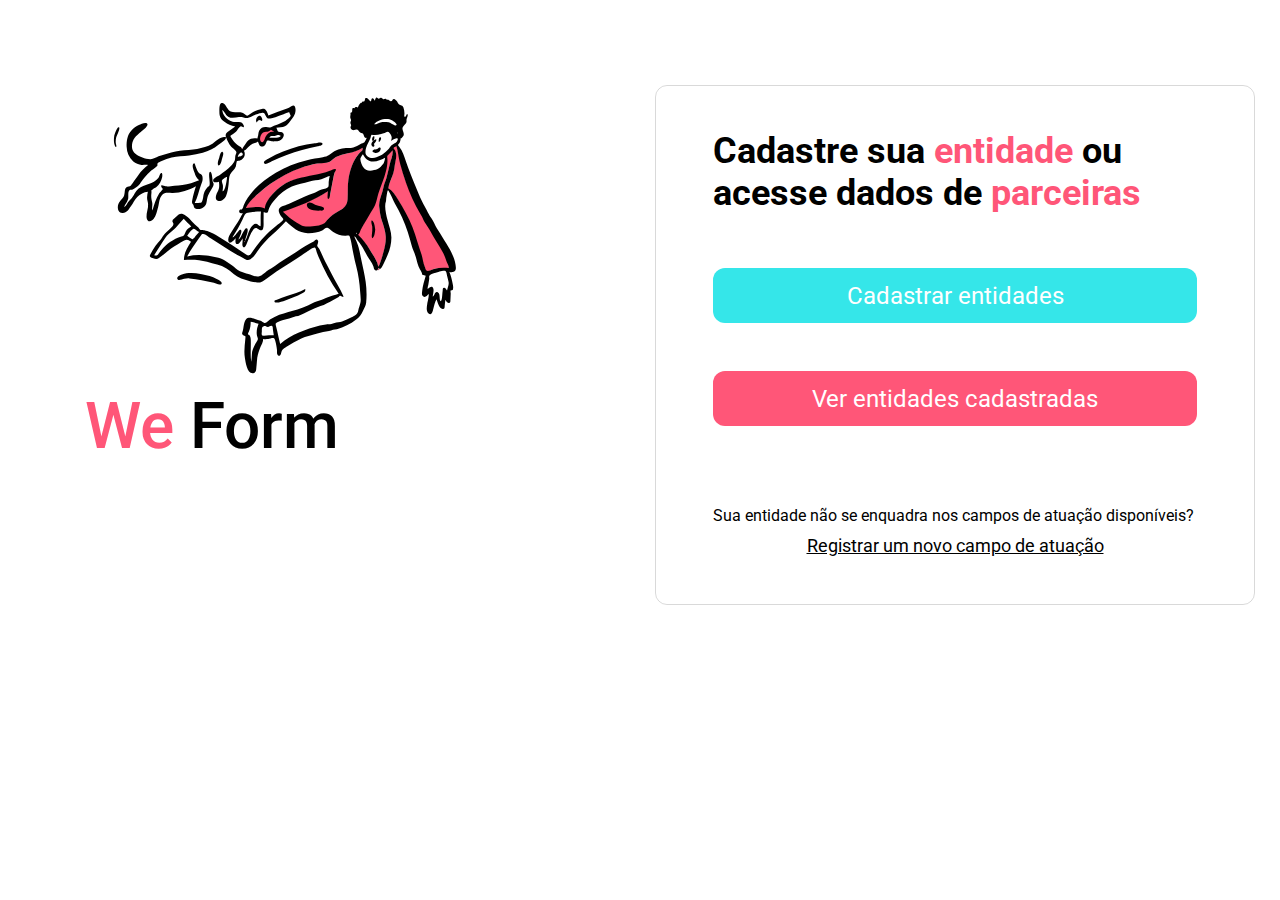
<file: index.html>
<!DOCTYPE html>
<html lang="pt-br">

<head>
    <meta charset="UTF-8">
    <meta name="viewport" content="width=device-width, initial-scale=1.0">
    <title>We Form</title>
    <link rel="stylesheet" href="styles.css">
    <link rel="preconnect" href="https://fonts.googleapis.com">
    <link rel="preconnect" href="https://fonts.gstatic.com" crossorigin>
    <link
        href="https://fonts.googleapis.com/css2?family=Roboto:ital,wght@0,100;0,300;0,400;0,500;0,700;0,900;1,100;1,300;1,400;1,500;1,700;1,900&display=swap"
        rel="stylesheet">
</head>

<body>
    <div class="content">
        <aside>
            <img src="./assets/man-playing-with-dog.svg" alt="" width="400">
            <h1><span>We</span> Form</h1>
        </aside>
        <main>
            <h2>Cadastre sua <span>entidade</span> ou acesse dados de <span>parceiras</span></h2>
            <div class="actions">
                <a href="./cadastro_entidade.html">Cadastrar entidades</a>
                <a href="">Ver entidades cadastradas</a>
            </div>
            <footer>
                <p>Sua entidade não se enquadra nos campos de atuação disponíveis?</p>
                <a href="">Registrar um novo campo de atuação</a>
            </footer>
        </main>

    </div>

</body>

</html>
</file>
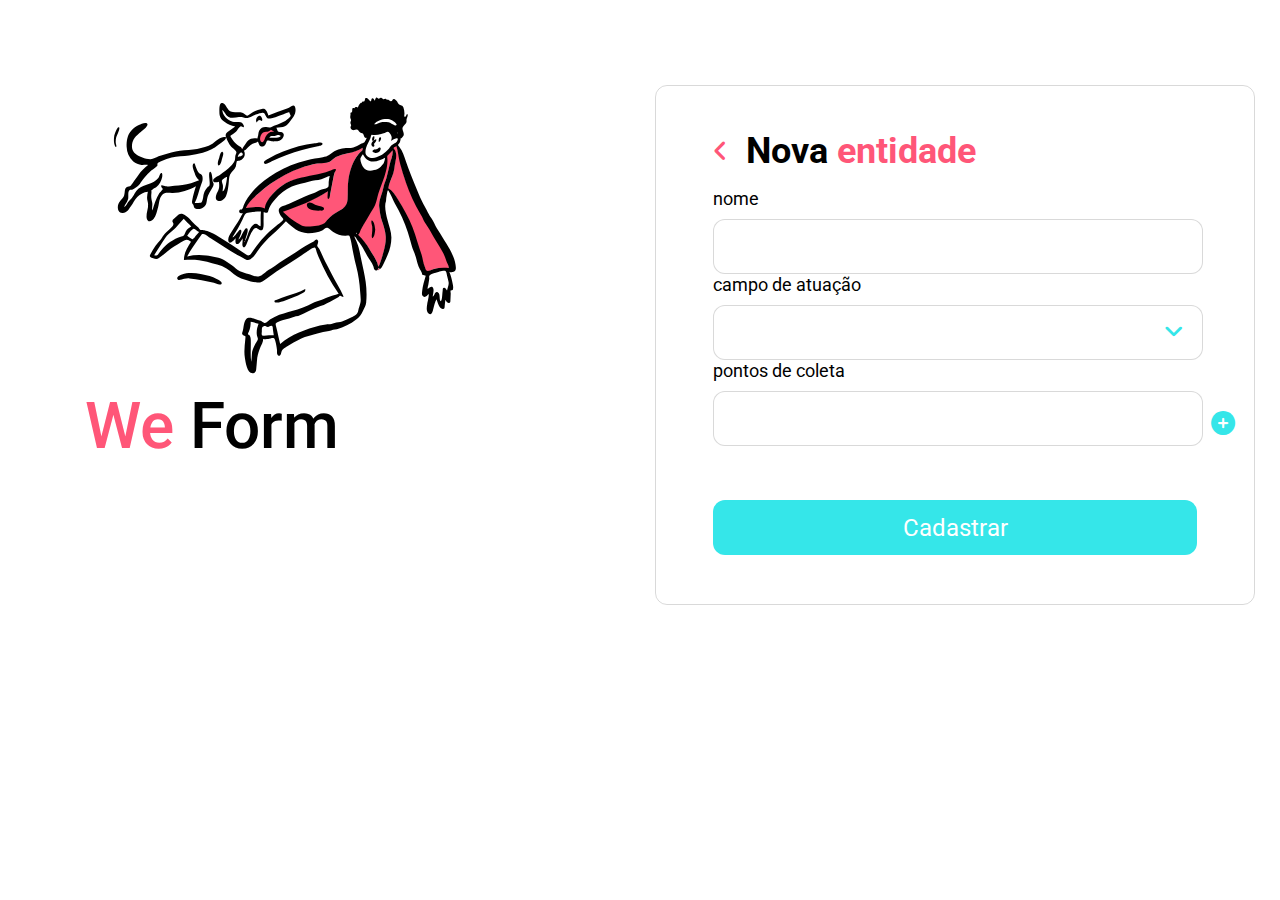
<file: cadastro_entidade.html>
<!DOCTYPE html>
<html lang="pt-br">

<head>
    <meta charset="UTF-8">
    <meta name="viewport" content="width=device-width, initial-scale=1.0">
    <title>We Form</title>
    <link rel="stylesheet" href="styles.css">
    <link rel="preconnect" href="https://fonts.googleapis.com">
    <link rel="preconnect" href="https://fonts.gstatic.com" crossorigin>
    <link
        href="https://fonts.googleapis.com/css2?family=Roboto:ital,wght@0,100;0,300;0,400;0,500;0,700;0,900;1,100;1,300;1,400;1,500;1,700;1,900&display=swap"
        rel="stylesheet">
    <link rel="stylesheet" href="https://cdnjs.cloudflare.com/ajax/libs/font-awesome/6.5.2/css/all.min.css">
</head>

<body>
    <div class="content">
        <aside>
            <img src="./assets/man-playing-with-dog.svg" alt="" width="400">
            <h1><span>We</span> Form</h1>
        </aside>
        <main>
            <header>
                <a href="./index.html">
                    <i class="fa-solid fa-angle-left"></i>
                </a>
                <h2>Nova <span>entidade</span></h2>
            </header>
            <form>
                <label for="input-name">Nome</label>
                <input type="text" id="input-name">

                <label for="input-field">Campo de atuação</label>
                <div class="select-div">
                    <select id="input-field">
                        <option value=""></option>
                        <option value="animais">Abrigo de Animais</option>
                        <option value="roupas">Coleta de doação de roupas</option>
                        <option value="limpeza">Limpeza solidária</option>
                    </select>
                </div>
                <div class="points">
                    <label for="input-points">Pontos de coleta</label>
                    <input type="text" id="input-points">
                    <button>
                        <i class="fa-solid fa-circle-plus"></i>
                    </button>
                </div>
            </form>
            <div class="actions">
                <a href="./cadastro_entidade.html">Cadastrar</a>
            </div>
        </main>

    </div>

</body>

</html>
</file>
<file: styles.css>
* {
    margin: 0;
    padding: 0;
    box-sizing: border-box;

}

/* o * aplica para todos os itens */

:root {
    font-size: 62.5%;
    --border-default: 0.1rem solid rgba(0, 0, 0, 0.15);
    --border-default-radius: 1.2rem;
}

body {
    font-family: 'Roboto', sans-serif;
    font-size: 1.6rem;
}

.content {
    display: grid;
    grid-template-areas:
        ". . . . ."
        ". hero . form ."
        ". hero . form ."
        ". . . . .";

    gap: 8.5rem;
}

/* para usar o grid area, basta definir um nome para ele e escolher onde ira usá-lo (os pontos acima representam espaços em branco) */

aside {
    grid-area: hero;
     /* aqui o grid area para esta seção recebeu o nome de "hero" */
}

aside h1 {
    font-size: 6.4rem;
    font-weight: 500;
    line-height: 7.5rem;
}

aside h1 span, main h2 span {
    color: #FF5678;
}

main {
    width: 60rem;
    height: 52rem;
    border: var(--border-default);
    padding: 4.4rem 5.7rem;
    border-radius: var(--border-default-radius);
    grid-area: form;
    position: relative;
    /* no caso, o grid area para esta seção recebeu o nome de "form" */
}

main h2 {
    max-width: 43rem;
    font-size: 3.6rem;
}

main .actions {
    display: flex;
    flex-flow: column wrap;
}

main .actions a {
    background-color: #35E6E9;
    height: 5.5rem;
    font-size: 2.4rem;
    text-decoration: none;
    border-radius: 1.2rem;
    color: #FFF;
    display: flex;
    justify-content: center;
    align-items: center;
    margin-top: 5.4rem;
}

main .actions a+a {
    background-color: #FF5678;
    margin-top: 4.8rem;
}

/* a partir do segundo link, irá aplicar a regra acima */

main header {
    display: flex;
    gap: 0 1.8rem;
    align-items: center;
}

main header i {
    color: #FF5678;
    font-size: 2.4rem;
}

main footer p {
    font-size: 1.6rem;
    margin-top: 8rem;
}

main footer a {
    margin-top: 1rem;
    font-size: 1.8rem;
    display: block;
    text-align: center;
    color: #000;
}

main form {
    margin-top: 1.6rem;
}

main form :is(input,select) {
/* o :is(xx,xx) seleciona tags para propriedades iguais */
    width: 490px;
    height: 5.5rem;
    background-color: #FFF;
    border: var(--border-default);
    border-radius:var(--border-default-radius)

}

main form select {
    appearance: none;

}

main form .select-div {
    position: relative;
}

main form .select-div::after {
    top: 1.4rem;
    right: 1.4rem;
    content: '\f107';
    font-size: 2.2rem;
    font-weight: 600;
    font-family: 'Font Awesome 6 Free';
    position: absolute;
    z-index: 1;
    color: #35E6E9;
}

main form label {
    font-size: 1.8rem;
    font-weight: 400;
    text-transform: lowercase;
    margin-bottom: 1rem;
    display: block;
}

main form .points {
    position: relative;
}

main form input + button {
    position: absolute;
    right: -3.8rem;
    top: calc(2.7rem + 2.3rem);
    background-color: transparent;
    color: #35E6E9;
    border: none;
    font-size: 2.4rem;
    cursor: pointer;

}
</file>
